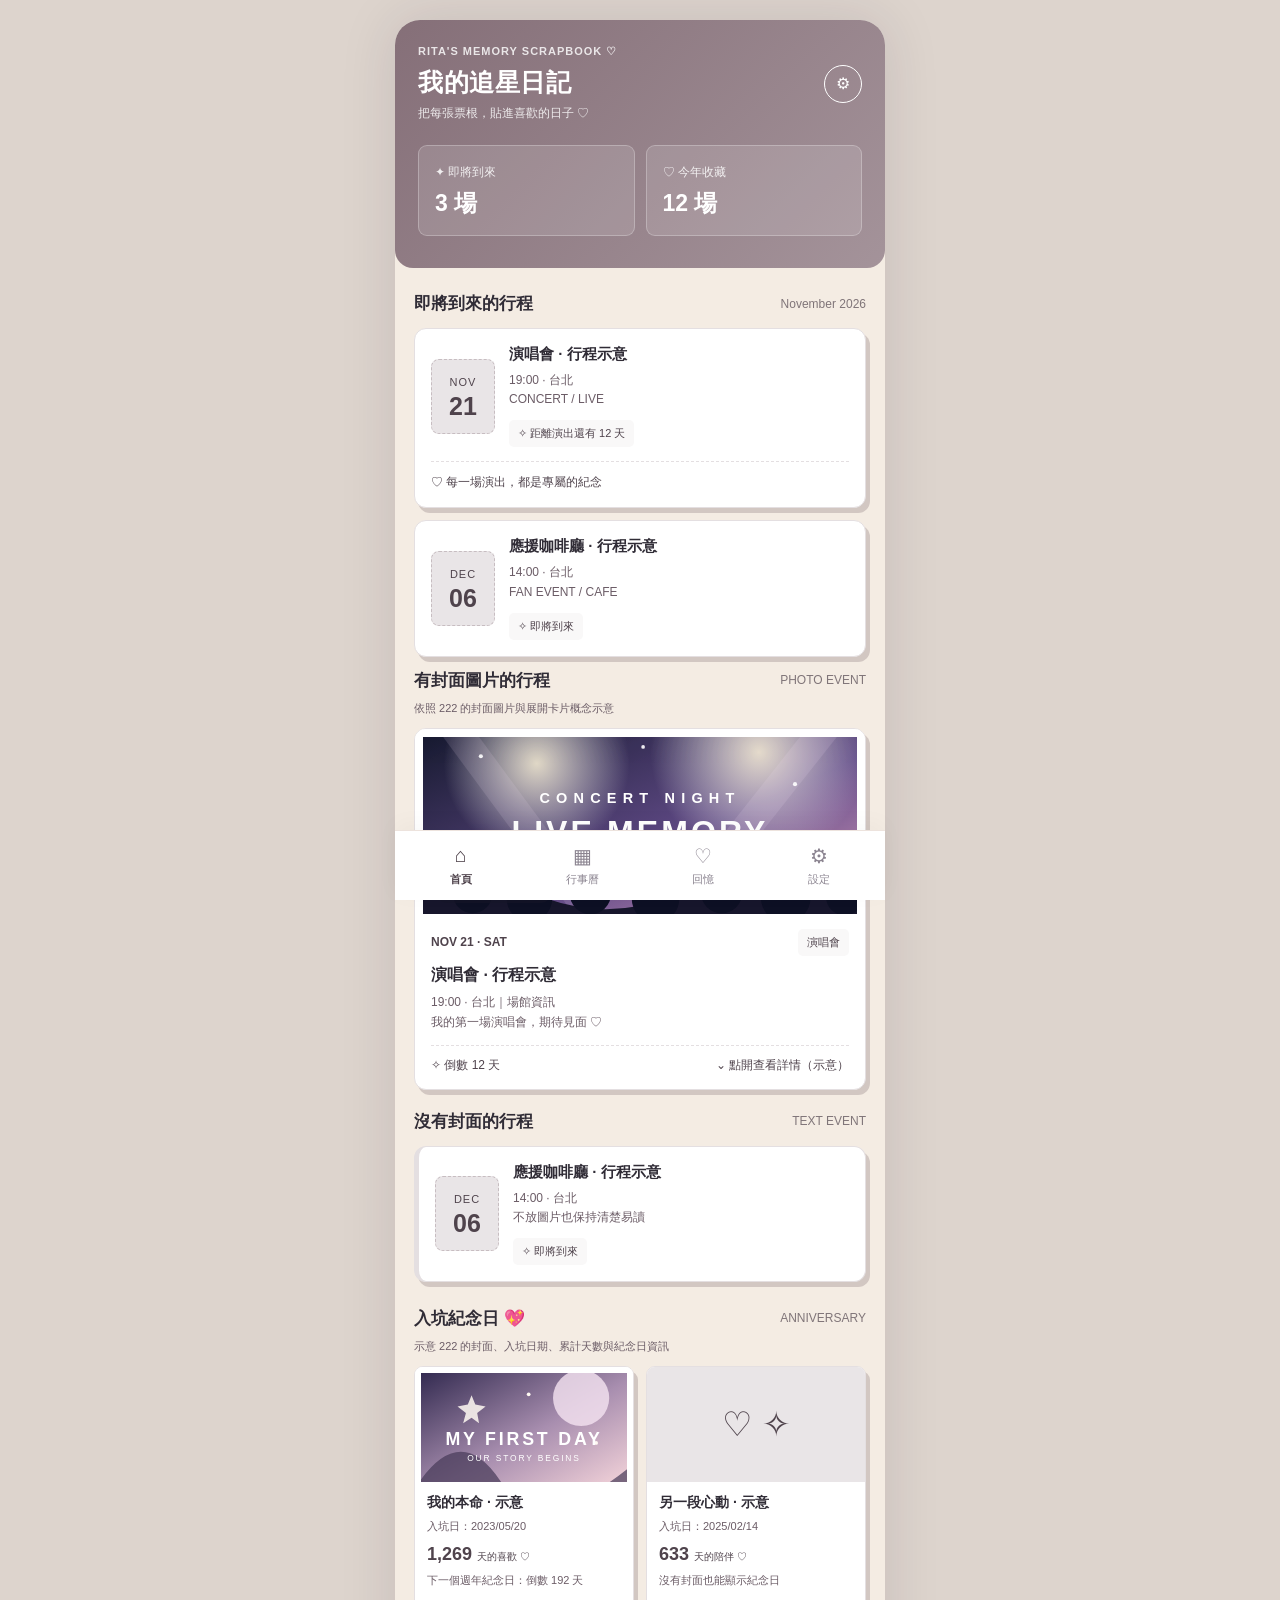
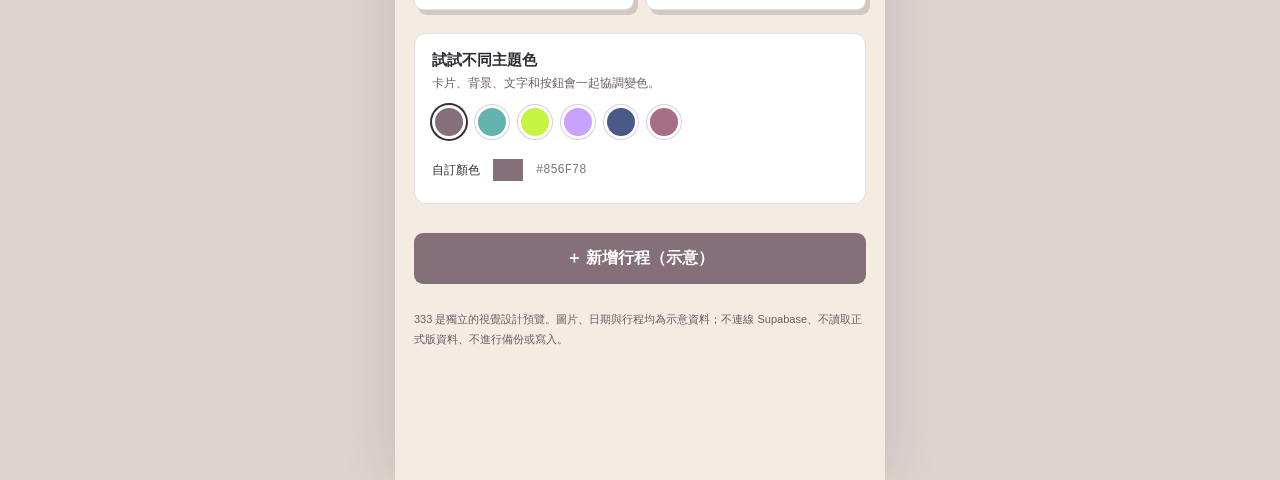
<file: 444-design-backup.html>
<!doctype html>
<html lang="zh-Hant"><head><meta charset="utf-8"><meta name="viewport" content="width=device-width,initial-scale=1,viewport-fit=cover"><meta name="theme-color" content="#856F78"><title>Rita · Memory Scrapbook 奶油手帳 設計預覽</title>
<style>
:root{--brand:#856F78;--on:#fff;--soft:#FBF6F0;--tint:#F0E1DD;--ink:#654C57;--line:#EDE3DD;--paper:#FBF6F0;--outer:#EDE6E0;--brand-secondary:#A78D91}*{box-sizing:border-box}body{margin:0;background:var(--outer);color:#302C36;font-family:-apple-system,BlinkMacSystemFont,"Noto Sans TC","PingFang TC",sans-serif}button,input{font:inherit}button{cursor:pointer}button:focus-visible,input:focus-visible{outline:3px solid #e8a9dc;outline-offset:2px}.shell{max-width:490px;min-height:100vh;margin:auto;background:var(--soft);padding-bottom:95px;box-shadow:0 0 55px #241a3420}.hero{background:var(--brand);color:var(--on);padding:25px 23px 32px;border-radius:0 0 30px 30px}.eyebrow{font-size:11px;letter-spacing:2.5px;opacity:.82;font-weight:700}.top{display:flex;align-items:center;justify-content:space-between;gap:12px}.hero h1{font-size:25px;margin:8px 0 6px;letter-spacing:.5px}.sub{opacity:.85;font-size:12px}.round{border:1px solid currentColor;color:inherit;background:transparent;border-radius:50%;width:38px;height:38px}.metrics{display:grid;grid-template-columns:1fr 1fr;gap:11px;margin-top:23px}.metric{padding:16px;border:1px solid color-mix(in srgb,var(--on) 26%,transparent);border-radius:17px;background:color-mix(in srgb,var(--on) 13%,transparent)}.metric small{font-size:12px;opacity:.86}.metric strong{display:block;font-size:23px;margin-top:7px}.content{padding:24px 19px}.section{display:flex;align-items:center;justify-content:space-between;margin:0 0 13px}.section h2{font-size:17px;margin:0}.section span{font-size:12px;color:var(--ink);opacity:.7}.card{background:#fff;border:1px solid var(--line);border-radius:20px;padding:16px;margin-bottom:12px;box-shadow:0 7px 24px #29203309}.event{display:flex;align-items:center;gap:14px}.date{flex:0 0 64px;text-align:center;background:var(--tint);color:var(--ink);padding:12px 6px;border-radius:14px}.date small{font-size:11px;letter-spacing:1px}.date b{display:block;font-size:25px;margin-top:2px}.event h3{font-size:15px;margin:0 0 7px}.event p{font-size:12px;color:#77717e;margin:0;line-height:1.6}.tag{display:inline-block;background:var(--soft);color:var(--ink);font-size:11px;padding:6px 9px;border-radius:8px;margin-top:11px}.dash{border-top:1px dashed #e5dfe8;margin-top:14px;padding-top:12px;color:var(--ink);font-size:12px}.controls{padding:17px;background:white;border:1px solid var(--line);border-radius:20px;margin:23px 0}.controls h2{font-size:15px;margin:0 0 5px}.controls p{font-size:12px;color:#77717e;margin:0 0 13px}.swatches{display:flex;flex-wrap:wrap;gap:9px}.swatch{height:34px;width:34px;border:3px solid white;border-radius:50%;box-shadow:0 0 0 1px #d6cfd9}.swatch.active{box-shadow:0 0 0 2px #333}.custom{display:flex;align-items:center;gap:9px;margin-top:15px;font-size:12px}.custom input{width:38px;height:32px;border:0;background:none}.custom code{color:#777}.action{width:100%;border:0;border-radius:14px;padding:15px;background:var(--brand);color:var(--on);font-weight:700;margin:6px 0 15px}.note{font-size:11px;color:#7d7483;line-height:1.8}.bottom{position:fixed;bottom:0;left:50%;transform:translateX(-50%);max-width:490px;width:100%;display:flex;justify-content:space-around;padding:12px 8px calc(12px + env(safe-area-inset-bottom));background:#fff;border-top:1px solid var(--line);box-shadow:0 -6px 22px #00000008}.nav{border:0;background:transparent;color:#8b8490;font-size:11px;display:grid;gap:4px;place-items:center}.nav .symbol{font-size:20px}.nav.active{color:var(--ink);font-weight:700}.toast{position:fixed;top:14px;left:50%;transform:translateX(-50%);background:#292333;color:white;border-radius:12px;padding:12px 16px;font-size:12px;max-width:90%;display:none;z-index:3}body.showtoast .toast{display:block}@media(min-width:600px){.shell{margin-top:20px;border-radius:25px 25px 0 0;overflow:hidden;min-height:calc(100vh - 20px)}.hero{border-radius:0 0 30px 30px}}
.shell{background:var(--paper)}.hero{background:linear-gradient(135deg,var(--brand),var(--brand-secondary));border-radius:0 0 18px 18px}.card{border:1px solid #EDE3DD;box-shadow:3px 4px 0 #EADDD5;border-radius:12px}.date{border:1px dashed #C8A9A5;border-radius:8px}.metric{border-radius:9px}.tag{border-radius:5px}.controls{border-radius:12px}.action{border-radius:9px}.eyebrow{letter-spacing:1px}.dash{border-top-style:dashed}
/* Photo-rich event and fandom preview based on 222's coverUrl layout */
.photo-card{overflow:hidden;padding:0}.cover-art{height:170px;position:relative;overflow:hidden;background:linear-gradient(135deg,#17182d,#725789 52%,#e3a9c9)}.cover-art svg{display:block;width:100%;height:100%}.cover-label{position:absolute;bottom:11px;left:13px;color:#fff;background:#17162899;border-radius:20px;padding:5px 10px;font-size:10px;letter-spacing:.5px}.photo-body{padding:15px 16px}.photo-top{display:flex;align-items:center;justify-content:space-between;gap:10px}.photo-date{font-size:12px;color:var(--ink);font-weight:700}.photo-body h3{font-size:16px;margin:9px 0 6px}.photo-body p{font-size:12px;color:#746d79;margin:0;line-height:1.7}.photo-meta{border-top:1px dashed #e3dbe6;margin-top:12px;padding-top:11px;display:flex;justify-content:space-between;align-items:center;font-size:12px;color:var(--ink)}.photo-noimage{border-left:5px solid var(--brand)}.fan-grid{display:grid;grid-template-columns:1fr 1fr;gap:12px}.fan-card{background:white;border:1px solid var(--line);border-radius:18px;overflow:hidden;box-shadow:0 5px 16px #3020390a}.fan-cover{height:115px;position:relative;background:linear-gradient(130deg,#312f5b,#ac91b6)}.fan-cover svg{width:100%;height:100%;display:block}.fan-content{padding:12px}.fan-content h3{margin:0 0 5px;font-size:14px}.fan-content p{font-size:11px;color:#77717e;margin:0 0 8px;line-height:1.7}.fan-count{font-size:18px;font-weight:800;color:var(--ink)}.fan-count small{font-size:10px;font-weight:500}.fan-noimage{min-height:115px;display:flex;align-items:center;justify-content:center;background:var(--tint);color:var(--ink);font-size:34px}.preview-flag{font-size:11px;color:#827989;margin:-4px 0 12px}.photo-card,.fan-card{transition:transform .2s ease}.photo-card:active,.fan-card:active{transform:scale(.99)}.photo-card,.fan-card{border:1px solid #e5d5c9;box-shadow:4px 5px 0 #e8dcd3}.cover-art{height:185px;border:8px solid white;border-bottom:0}.fan-cover{border:6px solid white;border-bottom:0}.photo-meta{border-top-style:dashed}.fan-card{border-radius:9px}.photo-card{border-radius:12px}

/* Dynamic scrapbook palette: all decorative paper, borders and shadows follow theme. */
:root{--edge:#EDE3DD;--shadow:#EADDD5;--date-edge:#C8A9A5;--muted:#77717e;--cover-a:#30284e;--cover-b:#a88eaf;--cover-c:#f4d4da}
.card,.fan-card,.photo-card{border-color:var(--edge)!important;box-shadow:4px 5px 0 var(--shadow)!important}.date{border-color:var(--date-edge)!important}.fan-card,.controls{border-color:var(--edge)!important}.photo-meta,.dash{border-color:var(--edge)!important}.fan-noimage{background:var(--tint)!important}.cover-art{background:linear-gradient(135deg,var(--cover-a),var(--cover-b),var(--cover-c))}.fan-cover{background:linear-gradient(135deg,var(--cover-a),var(--cover-b))}.event p,.photo-body p,.fan-content p,.preview-flag,.note,.controls p{color:var(--muted)}
</style></head><body><div class="toast" id="toast" role="status">這是純設計預覽，不會更動任何行程或雲端資料。</div><div class="shell"><header class="hero"><div class="top"><div><div class="eyebrow">RITA'S MEMORY SCRAPBOOK ♡</div><h1>我的追星日記</h1><div class="sub">把每張票根，貼進喜歡的日子 ♡</div></div><button class="round" type="button" data-demo aria-label="設定">⚙</button></div><div class="metrics"><div class="metric"><small>✦ 即將到來</small><strong>3 場</strong></div><div class="metric"><small>♡ 今年收藏</small><strong>12 場</strong></div></div></header><main class="content"><div class="section"><h2>即將到來的行程</h2><span>November 2026</span></div><article class="card"><div class="event"><div class="date"><small>NOV</small><b>21</b></div><div><h3>演唱會 · 行程示意</h3><p>19:00 · 台北<br>CONCERT / LIVE</p><span class="tag">✧ 距離演出還有 12 天</span></div></div><div class="dash">♡ 每一場演出，都是專屬的紀念</div></article><article class="card"><div class="event"><div class="date"><small>DEC</small><b>06</b></div><div><h3>應援咖啡廳 · 行程示意</h3><p>14:00 · 台北<br>FAN EVENT / CAFE</p><span class="tag">✧ 即將到來</span></div></div></article><section aria-label="圖片行程與紀念日預覽"><div class="section"><h2>有封面圖片的行程</h2><span>PHOTO EVENT</span></div><p class="preview-flag">依照 222 的封面圖片與展開卡片概念示意</p><article class="card photo-card"><div class="cover-art"><svg viewBox="0 0 420 190" preserveAspectRatio="xMidYMid slice" role="img" aria-label="示意演唱會海報插畫"><defs><linearGradient id="night-scrapbook" x2="1" y2="1"><stop stop-color="#14182d"/><stop offset=".58" stop-color="#604a86"/><stop offset="1" stop-color="#e7a5c8"/></linearGradient><radialGradient id="glow-scrapbook"><stop stop-color="#fff6db" stop-opacity=".85"/><stop offset="1" stop-color="#fff" stop-opacity="0"/></radialGradient></defs><rect width="420" height="190" fill="url(#night-scrapbook)"/><circle cx="110" cy="35" r="90" fill="url(#glow-scrapbook)"/><circle cx="325" cy="24" r="105" fill="url(#glow-scrapbook)"/><path d="M30 0 L170 190 M390 0 L240 190" stroke="#f8e6fb" stroke-width="28" opacity=".12"/><path d="M0 165 Q60 145 120 166 T240 164 T420 166 V190 H0" fill="#17162c"/><g fill="#0d1024"><circle cx="48" cy="161" r="19"/><circle cx="103" cy="166" r="22"/><circle cx="162" cy="161" r="20"/><circle cx="225" cy="166" r="23"/><circle cx="289" cy="160" r="20"/><circle cx="351" cy="165" r="24"/><circle cx="408" cy="164" r="18"/></g><g fill="#fff" opacity=".9"><circle cx="56" cy="28" r="2"/><circle cx="213" cy="19" r="1.8"/><circle cx="360" cy="55" r="2"/></g><text x="210" y="73" text-anchor="middle" fill="#fff" font-size="14" letter-spacing="6" font-weight="600">CONCERT NIGHT</text><text x="210" y="112" text-anchor="middle" fill="#fff" font-size="31" font-weight="700" letter-spacing="3">LIVE MEMORY</text><text x="210" y="133" text-anchor="middle" fill="#ffe9f4" font-size="10" letter-spacing="3">TOGETHER UNDER THE LIGHTS</text></svg><span class="cover-label">✦ 行程封面圖片示意</span></div><div class="photo-body"><div class="photo-top"><span class="photo-date">NOV 21 · SAT</span><span class="tag" style="margin:0">演唱會</span></div><h3>演唱會 · 行程示意</h3><p>19:00 · 台北｜場館資訊<br>我的第一場演唱會，期待見面 ♡</p><div class="photo-meta"><span>✧ 倒數 12 天</span><span>⌄ 點開查看詳情（示意）</span></div></div></article><div class="section" style="margin-top:20px"><h2>沒有封面的行程</h2><span>TEXT EVENT</span></div><article class="card photo-noimage"><div class="event"><div class="date"><small>DEC</small><b>06</b></div><div><h3>應援咖啡廳 · 行程示意</h3><p>14:00 · 台北<br>不放圖片也保持清楚易讀</p><span class="tag">✧ 即將到來</span></div></div></article><div class="section" style="margin-top:25px"><h2>入坑紀念日 💖</h2><span>ANNIVERSARY</span></div><p class="preview-flag">示意 222 的封面、入坑日期、累計天數與紀念日資訊</p><div class="fan-grid"><article class="fan-card"><div class="fan-cover"><svg viewBox="0 0 220 125" preserveAspectRatio="xMidYMid slice" role="img" aria-label="示意偶像收藏封面插畫"><defs><linearGradient id="fan-scrapbook" x2="1" y2="1"><stop stop-color="#30284e"/><stop offset=".55" stop-color="#a88eaf"/><stop offset="1" stop-color="#f4d4da"/></linearGradient></defs><rect width="220" height="125" fill="url(#fan-scrapbook)"/><circle cx="171" cy="31" r="30" fill="#f6e4f2" opacity=".8"/><path d="M0 118 Q44 58 85 120 T220 107 V125 H0" fill="#473957" opacity=".7"/><g fill="#fff9f2"><path d="M54 28 l4 10 11 2 -9 7 2 11 -8 -6 -9 6 3 -11 -9 -7 11 -2z" opacity=".85"/><circle cx="115" cy="27" r="2"/><circle cx="187" cy="79" r="2"/></g><text x="110" y="81" fill="white" font-size="19" font-weight="700" text-anchor="middle" letter-spacing="3">MY FIRST DAY</text><text x="110" y="98" fill="white" font-size="9" text-anchor="middle" letter-spacing="2">OUR STORY BEGINS</text></svg></div><div class="fan-content"><h3>我的本命 · 示意</h3><p>入坑日：2023/05/20</p><div class="fan-count">1,269 <small>天的喜歡 ♡</small></div><p style="margin-top:6px">下一個週年紀念日：倒數 192 天</p></div></article><article class="fan-card"><div class="fan-noimage">♡ ✧</div><div class="fan-content"><h3>另一段心動 · 示意</h3><p>入坑日：2025/02/14</p><div class="fan-count">633 <small>天的陪伴 ♡</small></div><p style="margin-top:6px">沒有封面也能顯示紀念日</p></div></article></div></section><section class="controls"><h2>試試不同主題色</h2><p>卡片、背景、文字和按鈕會一起協調變色。</p><div class="swatches" id="swatches"><button class="swatch active" type="button" data-color="#856F78" aria-label="薰衣草紫" title="薰衣草紫" style="background:#856F78"></button><button class="swatch" type="button" data-color="#63B3B0" aria-label="薄荷綠" title="薄荷綠" style="background:#63B3B0"></button><button class="swatch" type="button" data-color="#C5F442" aria-label="NCT 綠" title="NCT 綠" style="background:#C5F442"></button><button class="swatch" type="button" data-color="#C9A1FF" aria-label="aespa 紫" title="aespa 紫" style="background:#C9A1FF"></button><button class="swatch" type="button" data-color="#495A86" aria-label="月光藍" title="月光藍" style="background:#495A86"></button><button class="swatch" type="button" data-color="#A66D84" aria-label="玫瑰粉" title="玫瑰粉" style="background:#A66D84"></button></div><label class="custom">自訂顏色 <input id="custom" type="color" value="#856F78"><code id="hex">#856F78</code></label></section><button class="action" type="button" data-demo>＋ 新增行程（示意）</button><p class="note">333 是獨立的視覺設計預覽。圖片、日期與行程均為示意資料；不連線 Supabase、不讀取正式版資料、不進行備份或寫入。</p></main><nav class="bottom" aria-label="預覽導覽"><button class="nav active" data-demo><span class="symbol">⌂</span>首頁</button><button class="nav" data-demo><span class="symbol">▦</span>行事曆</button><button class="nav" data-demo><span class="symbol">♡</span>回憶</button><button class="nav" data-demo><span class="symbol">⚙</span>設定</button></nav></div>
<script>
(function(){const root=document.documentElement,custom=document.getElementById('custom'),hex=document.getElementById('hex');function rgb(c){return [1,3,5].map(i=>parseInt(c.slice(i,i+2),16))}function blend(a,b,f){return '#'+rgb(a).map((v,i)=>Math.round(v*(1-f)+rgb(b)[i]*f).toString(16).padStart(2,'0')).join('')}function lum(c){return rgb(c).map(v=>{v/=255;return v<=.04045?v/12.92:Math.pow((v+.055)/1.055,2.4)}).reduce((s,v,i)=>s+v*[.2126,.7152,.0722][i],0)}function apply(c){if(!/^#[0-9a-fA-F]{6}$/.test(c))return;const dark=lum(c)>.38;root.style.setProperty('--brand',c);root.style.setProperty('--brand-secondary',blend(c,'#FFFFFF',.25));root.style.setProperty('--paper',blend(c,'#FFF8EE',.91));root.style.setProperty('--outer',blend(c,'#EEE7DD',.84));root.style.setProperty('--edge',blend(c,'#FFFFFF',.78));root.style.setProperty('--shadow',blend(c,'#E5DDD4',.80));root.style.setProperty('--date-edge',blend(c,'#FFFFFF',.54));root.style.setProperty('--muted',blend(c,'#45404A',.40));root.style.setProperty('--cover-a',blend(c,'#101020',.45));root.style.setProperty('--cover-b',blend(c,'#FFFFFF',.35));root.style.setProperty('--cover-c',blend(c,'#FFFFFF',.72));root.style.setProperty('--on',dark?'#25232B':'#FFFFFF');root.style.setProperty('--soft',blend(c,'#FFFFFF',.95));root.style.setProperty('--tint',blend(c,'#FFFFFF',.82));root.style.setProperty('--ink',dark?blend(c,'#101018',.72):blend(c,'#101018',.46));custom.value=c;hex.textContent=c.toUpperCase();document.querySelector('meta[name="theme-color"]').content=c;document.querySelectorAll('.swatch').forEach(b=>b.classList.toggle('active',b.dataset.color.toLowerCase()===c.toLowerCase()))}document.querySelectorAll('.swatch').forEach(b=>b.addEventListener('click',()=>apply(b.dataset.color)));custom.addEventListener('input',()=>apply(custom.value));let timeout;document.querySelectorAll('[data-demo]').forEach(b=>b.addEventListener('click',()=>{document.body.classList.add('showtoast');clearTimeout(timeout);timeout=setTimeout(()=>document.body.classList.remove('showtoast'),2800)}));apply('#856F78')})();
</script></body></html>
</file>
